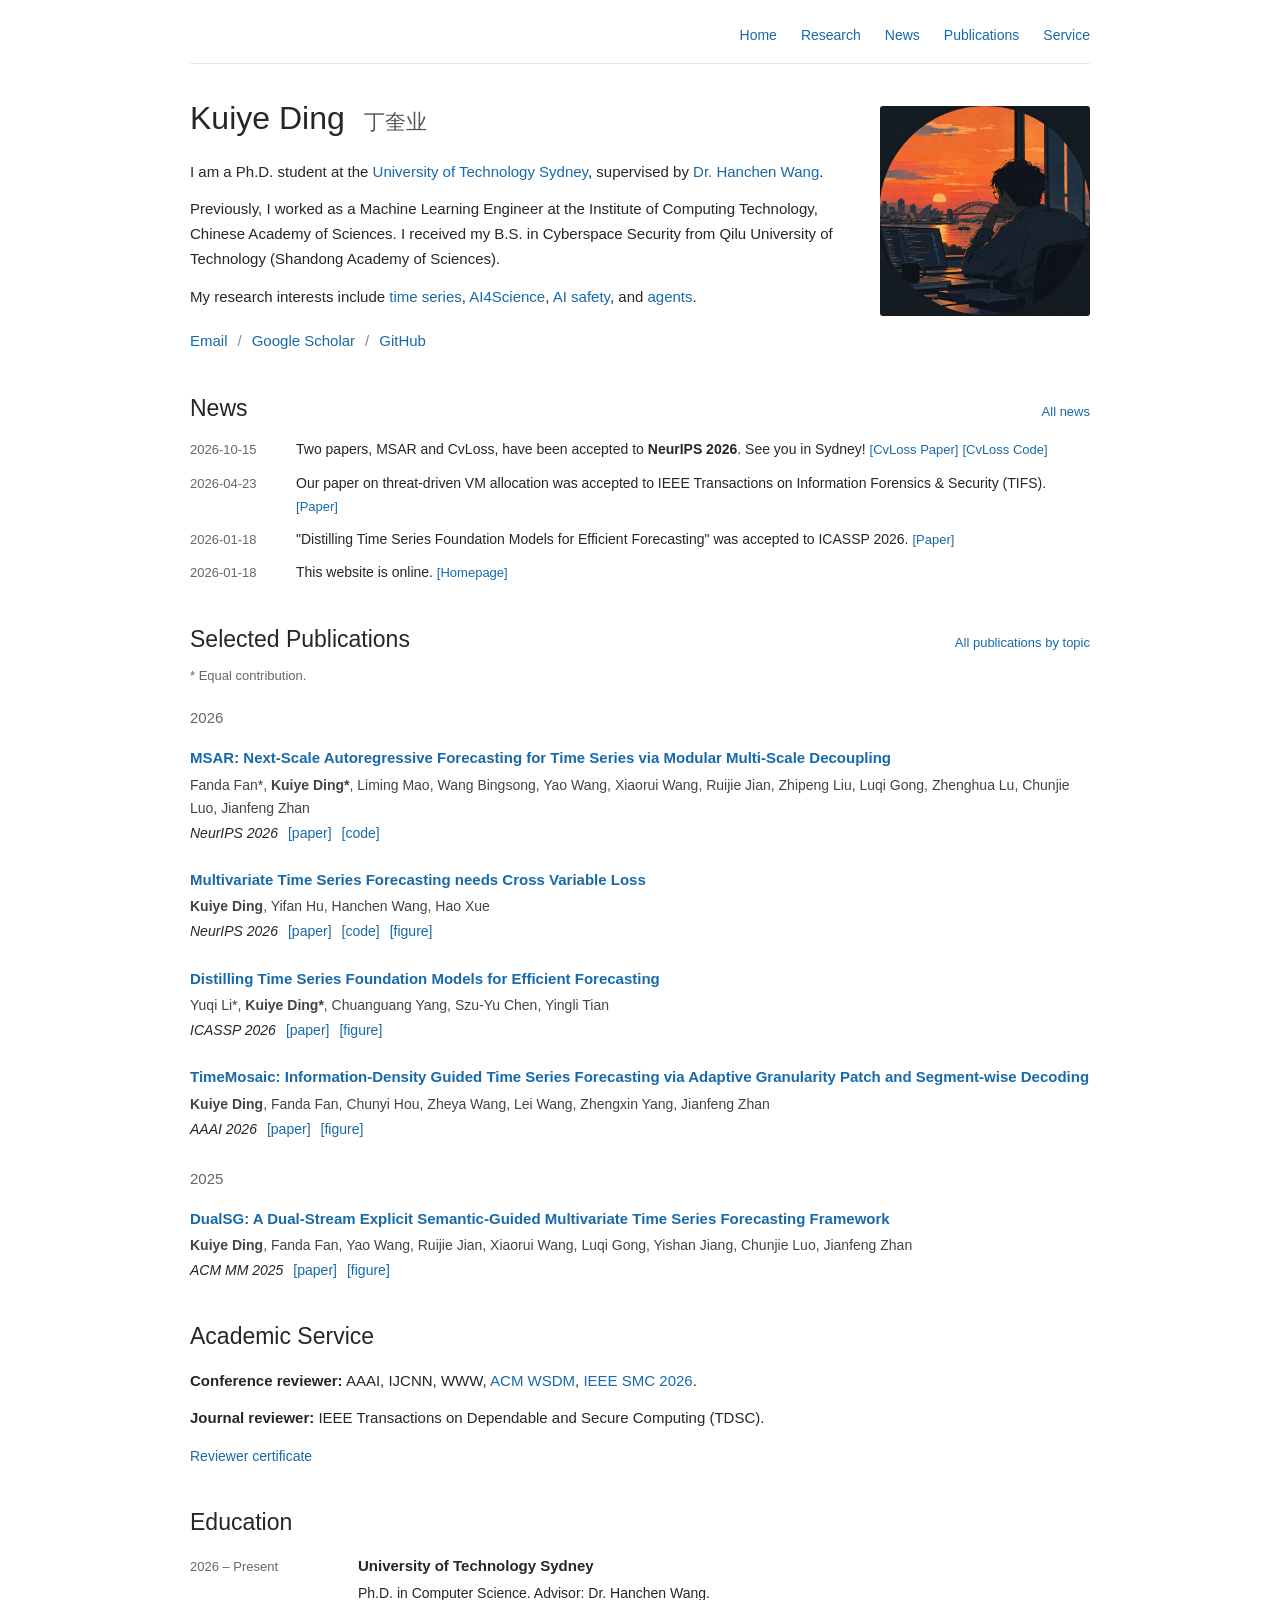
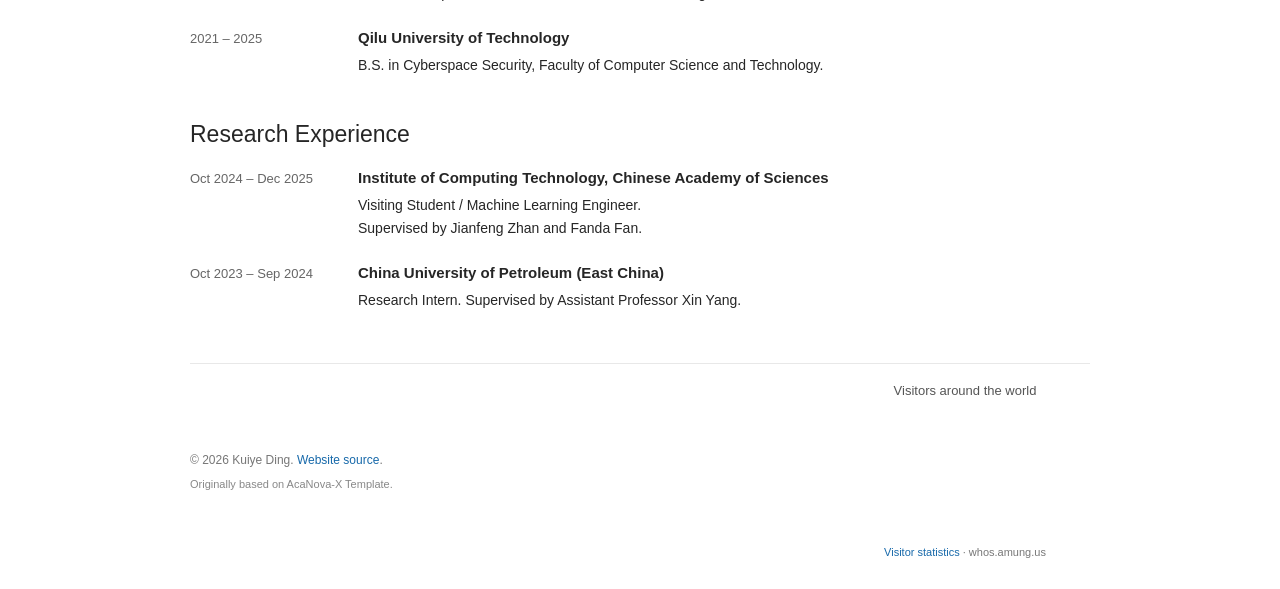
<file: index.html>
<!DOCTYPE html>
<html lang="en">
<head>
    <meta charset="UTF-8">
    <meta name="viewport" content="width=device-width, initial-scale=1.0">
    <meta name="description" content="Kuiye Ding, Ph.D. student at the University of Technology Sydney. Research in time series, AI4Science, AI safety, and agents.">
    <title>Kuiye Ding</title>
    <link rel="stylesheet" href="homepage.css?v=20261108-certificates">
    <script src="script.js?v=20261015-academic" defer></script>
</head>
<body class="homepage">
    <header class="top-nav site-header">
        <nav class="site-navigation" aria-label="Main navigation">
            <a href="#homepage">Home</a>
            <a href="pages/research.html">Research</a>
            <a href="#latest-news">News</a>
            <a href="#publications">Publications</a>
            <a href="#services">Service</a>
        </nav>
    </header>
    <main class="site-main">
        <section id="homepage" class="introduction" aria-labelledby="name">
            <div class="biography">
                <h1 id="name">Kuiye Ding <span lang="zh-CN">丁奎业</span></h1>
                <p>I am a Ph.D. student at the <a href="https://www.uts.edu.au/">University of Technology Sydney</a>, supervised by <a href="https://profiles.uts.edu.au/Hanchen.Wang">Dr. Hanchen Wang</a>.</p>
                <p>Previously, I worked as a Machine Learning Engineer at the Institute of Computing Technology, Chinese Academy of Sciences. I received my B.S. in Cyberspace Security from Qilu University of Technology (Shandong Academy of Sciences).</p>
                <p>My research interests include <a href="pages/research.html#time-series">time series</a>, <a href="pages/research.html#ai4science">AI4Science</a>, <a href="pages/research.html#ai-safety">AI safety</a>, and <a href="pages/research.html#agent">agents</a>.</p>
                <p id="contact" class="profile-links"><a href="mailto:kuiyeding@gmail.com">Email</a><span>/</span><a href="https://scholar.google.com/citations?user=OL19JdwAAAAJ&hl=en">Google Scholar</a><span>/</span><a href="https://github.com/Day333">GitHub</a></p>
            </div>
            <img class="site-avatar" src="assets/profile.png?v=e8d61a501277" id="profile-img" alt="Kuiye Ding's avatar, overlooking Sydney Harbour" width="210" height="210">
        </section>

        <section id="latest-news">
            <div class="section-heading"><h2>News</h2><a href="pages/all-news.html">All news</a></div>
            <div id="news-container" class="news-list"></div>
        </section>

        <section id="publications">
            <div class="section-heading"><h2>Selected Publications</h2><a href="pages/research.html">All publications by topic</a></div>
            <p class="section-note">* Equal contribution.</p>
            <div class="publications-list"></div>
        </section>

        <section id="services">
            <h2>Academic Service</h2>
            <p><strong>Conference reviewer:</strong> AAAI, IJCNN, WWW, <a href="https://www.sigweb.org/wsdm/">ACM WSDM</a>, <a href="https://www.ieeesmc2026.org/">IEEE SMC 2026</a>.</p>
            <p><strong>Journal reviewer:</strong> IEEE Transactions on Dependable and Secure Computing (TDSC).</p>
            <p id="reviewer-certificate" class="service-certificate"><a href="pages/reviewer-certificates.html">Reviewer certificate</a></p>
        </section>

        <section id="educations">
            <h2>Education</h2>
            <div class="background-list">
                <article class="background-entry"><p class="background-date">2026 – Present</p><div><h3>University of Technology Sydney</h3><p>Ph.D. in Computer Science. Advisor: Dr. Hanchen Wang.</p></div></article>
                <article class="background-entry"><p class="background-date">2021 – 2025</p><div><h3>Qilu University of Technology</h3><p>B.S. in Cyberspace Security, Faculty of Computer Science and Technology.</p></div></article>
            </div>
        </section>

        <section id="experiences">
            <h2>Research Experience</h2>
            <div class="background-list">
                <article class="background-entry"><p class="background-date">Oct 2024 – Dec 2025</p><div><h3>Institute of Computing Technology, Chinese Academy of Sciences</h3><p>Visiting Student / Machine Learning Engineer.<br>Supervised by Jianfeng Zhan and Fanda Fan.</p></div></article>
                <article class="background-entry"><p class="background-date">Oct 2023 – Sep 2024</p><div><h3>China University of Petroleum (East China)</h3><p>Research Intern. Supervised by Assistant Professor Xin Yang.</p></div></article>
            </div>
        </section>
    </main>
    <footer class="site-footer homepage-footer">
        <div class="footer-info">
            <p>© 2026 Kuiye Ding. <a href="https://github.com/Day333/homepage">Website source</a>.</p>
            <p class="template-credit">Originally based on AcaNova-X Template.</p>
        </div>
        <section class="visitor-map" aria-labelledby="visitor-map-title">
            <h2 id="visitor-map-title">Visitors around the world</h2>
            <div class="visitor-map-widget">
                <script id="_wau977">
                    var _wau = _wau || [];
                    _wau.push(["map", "2c7bohuaex", "977", "250", "125", "dashmap", "default-blue"]);
                </script>
                <script async src="https://waust.at/m.js"></script>
            </div>
            <p class="visitor-map-credit"><a href="https://whos.amung.us/stats/2c7bohuaex/" target="_blank" rel="noopener noreferrer">Visitor statistics</a> · whos.amung.us</p>
            <noscript><p>Enable JavaScript to see the live visitor map.</p></noscript>
        </section>
    </footer>
</body>
</html>
</file>
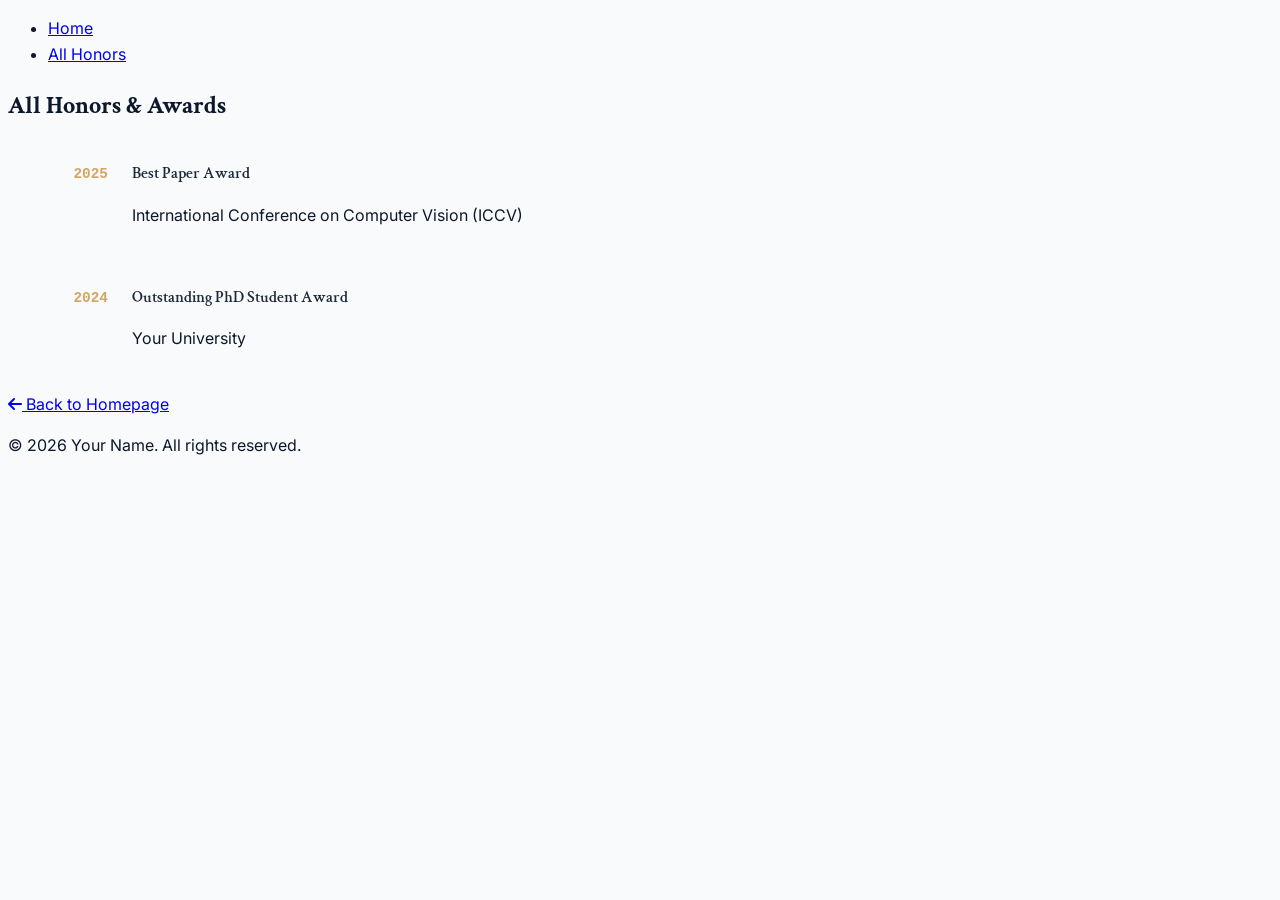
<file: pages/all-honors.html>
<!DOCTYPE html>
<html lang="en">
<head>
    <meta charset="UTF-8">
    <meta name="viewport" content="width=device-width, initial-scale=1.0">
    <title>All Honors & Awards - Your Name</title>
    <link rel="stylesheet" href="../styles.css">
    <link rel="stylesheet" href="https://cdnjs.cloudflare.com/ajax/libs/font-awesome/6.4.0/css/all.min.css">
</head>
<body>
    <!-- Top Navigation - Shared Banner -->
    <nav class="top-nav">
        <ul class="nav-links">
            <li><a href="../index.html">Home</a></li>
            <li><a href="#" class="active">All Honors</a></li>
        </ul>
    </nav>

    <!-- Content Container -->
    <div class="content-container">
        <!-- Main Content -->
        <div class="main-wrapper">
            <main class="main-content">
                <section id="all-honors" class="section">
                    <h2 class="section-title">All Honors & Awards</h2>
                    <div class="content-block">
                        <div id="all-honors-container" class="honors-list">
                            <!-- Honors items will be dynamically loaded here from honors.json -->
                        </div>
                        <div class="view-all-container">
                            <a href="../index.html" class="view-all-btn"><i class="fas fa-arrow-left"></i> Back to Homepage</a>
                        </div>
                    </div>
                </section>
            </main>
        </div>
    </div>

    <footer>
        <p>&copy; <span id="current-year"></span> Your Name. All rights reserved.</p>
    </footer>

    <script>
        // Update copyright year
        document.getElementById('current-year').textContent = new Date().getFullYear();
    </script>
    <script src="../script.js"></script>
</body>
</html>
</file>
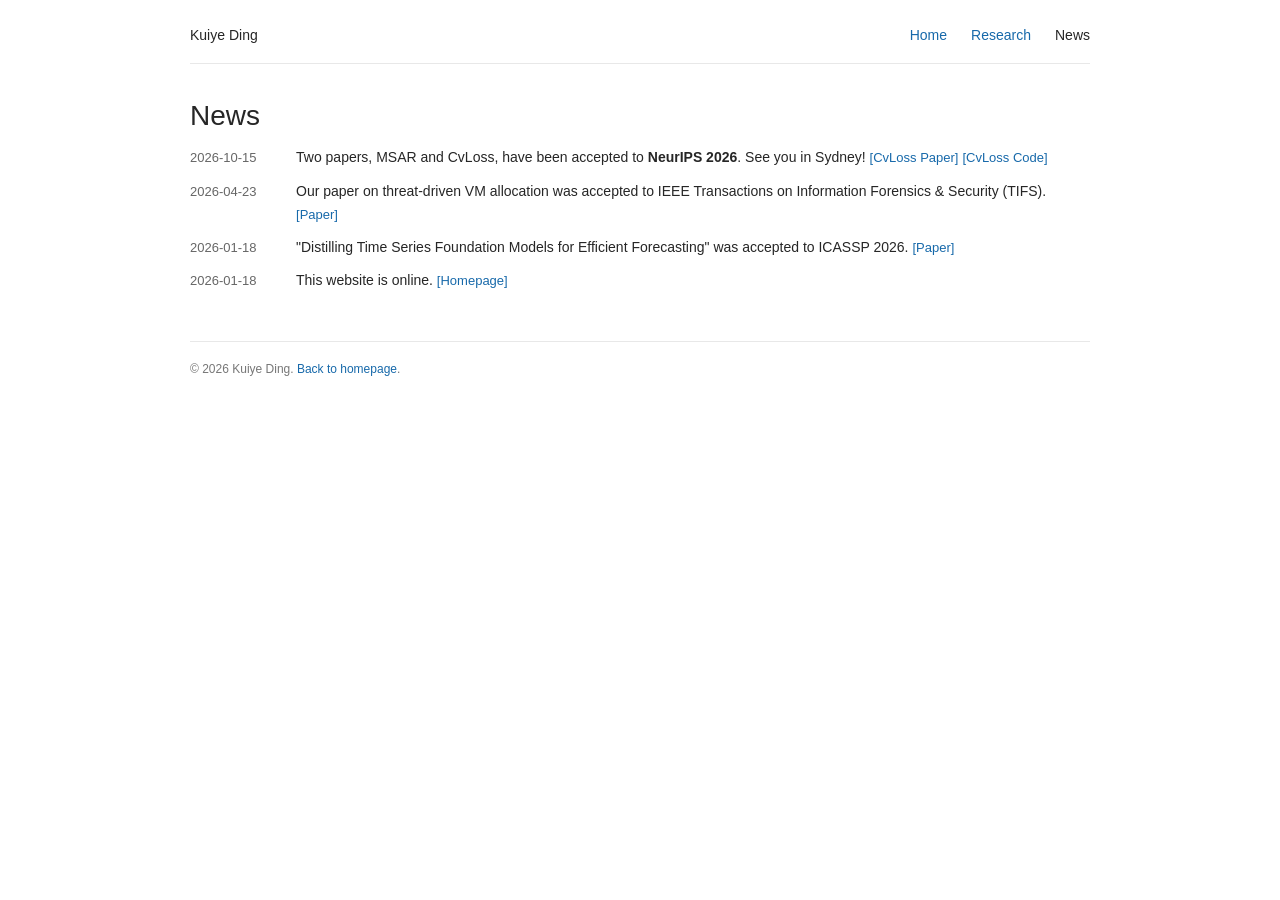
<file: pages/all-news.html>
<!DOCTYPE html>
<html lang="en">
<head>
    <meta charset="UTF-8">
    <meta name="viewport" content="width=device-width, initial-scale=1.0">
    <title>News - Kuiye Ding</title>
    <link rel="stylesheet" href="../homepage.css?v=20261015-academic">
    <script src="../script.js?v=20261015-academic" defer></script>
</head>
<body>
    <header class="top-nav site-header"><nav class="site-navigation" aria-label="Main navigation"><a class="page-home-link" href="../index.html">Kuiye Ding</a><a href="../index.html">Home</a><a href="research.html">Research</a><a href="all-news.html" aria-current="page">News</a></nav></header>
    <main class="site-main"><section id="all-news"><h1 class="page-title">News</h1><div id="all-news-container" class="news-list"></div></section></main>
    <footer class="site-footer"><p>© 2026 Kuiye Ding. <a href="../index.html">Back to homepage</a>.</p></footer>
</body>
</html>
</file>
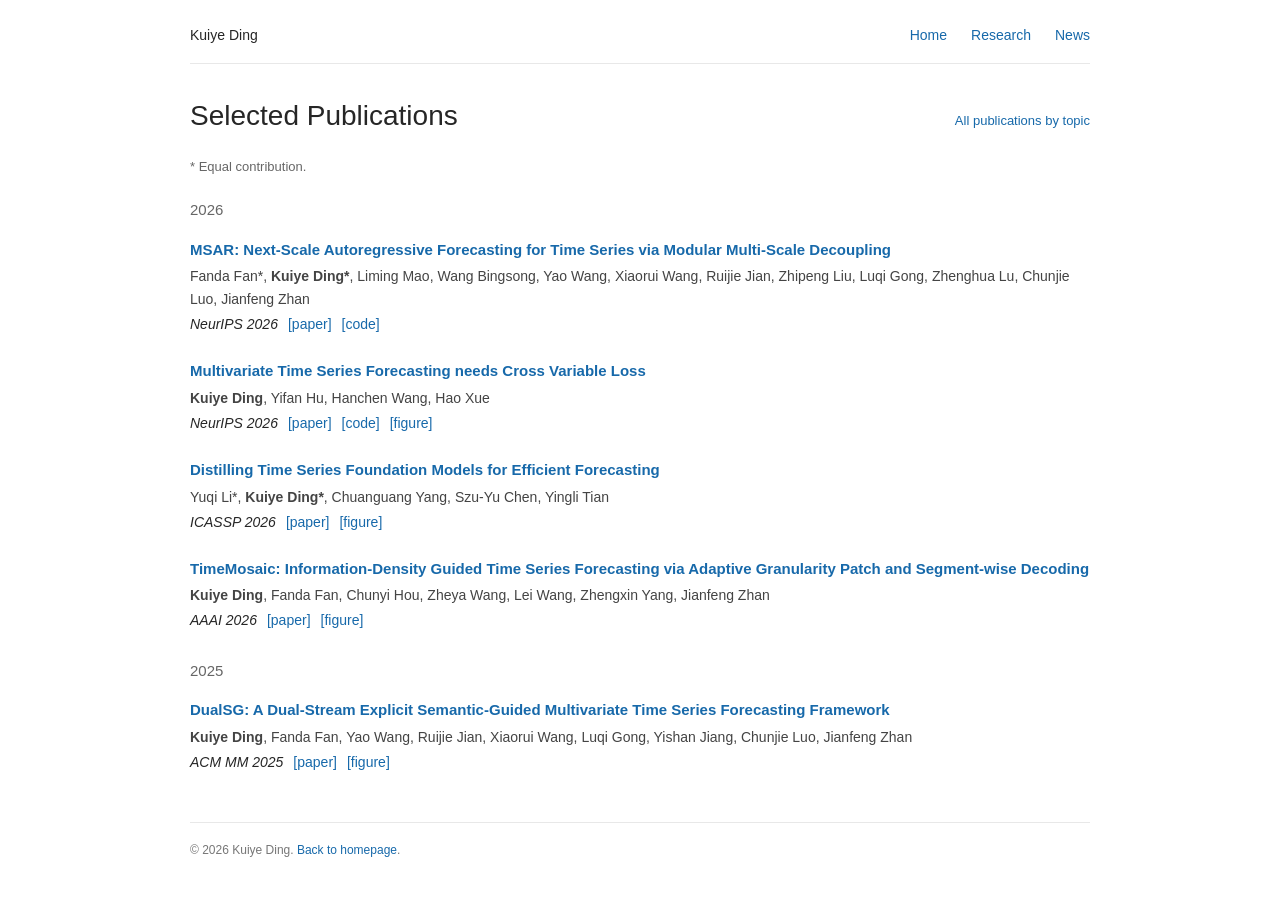
<file: pages/all-publications.html>
<!DOCTYPE html>
<html lang="en">
<head>
    <meta charset="UTF-8">
    <meta name="viewport" content="width=device-width, initial-scale=1.0">
    <title>Selected Publications - Kuiye Ding</title>
    <link rel="stylesheet" href="../homepage.css?v=20261015-academic">
    <script src="../script.js?v=20261015-academic" defer></script>
</head>
<body>
    <header class="top-nav site-header"><nav class="site-navigation" aria-label="Main navigation"><a class="page-home-link" href="../index.html">Kuiye Ding</a><a href="../index.html">Home</a><a href="research.html">Research</a><a href="all-news.html">News</a></nav></header>
    <main class="site-main"><section id="all-publications">
        <div class="section-heading"><h1 class="page-title">Selected Publications</h1><a href="research.html">All publications by topic</a></div>
        <p class="section-note">* Equal contribution.</p>
        <div class="publications-list"></div>
    </section></main>
    <footer class="site-footer"><p>© 2026 Kuiye Ding. <a href="../index.html">Back to homepage</a>.</p></footer>
</body>
</html>
</file>
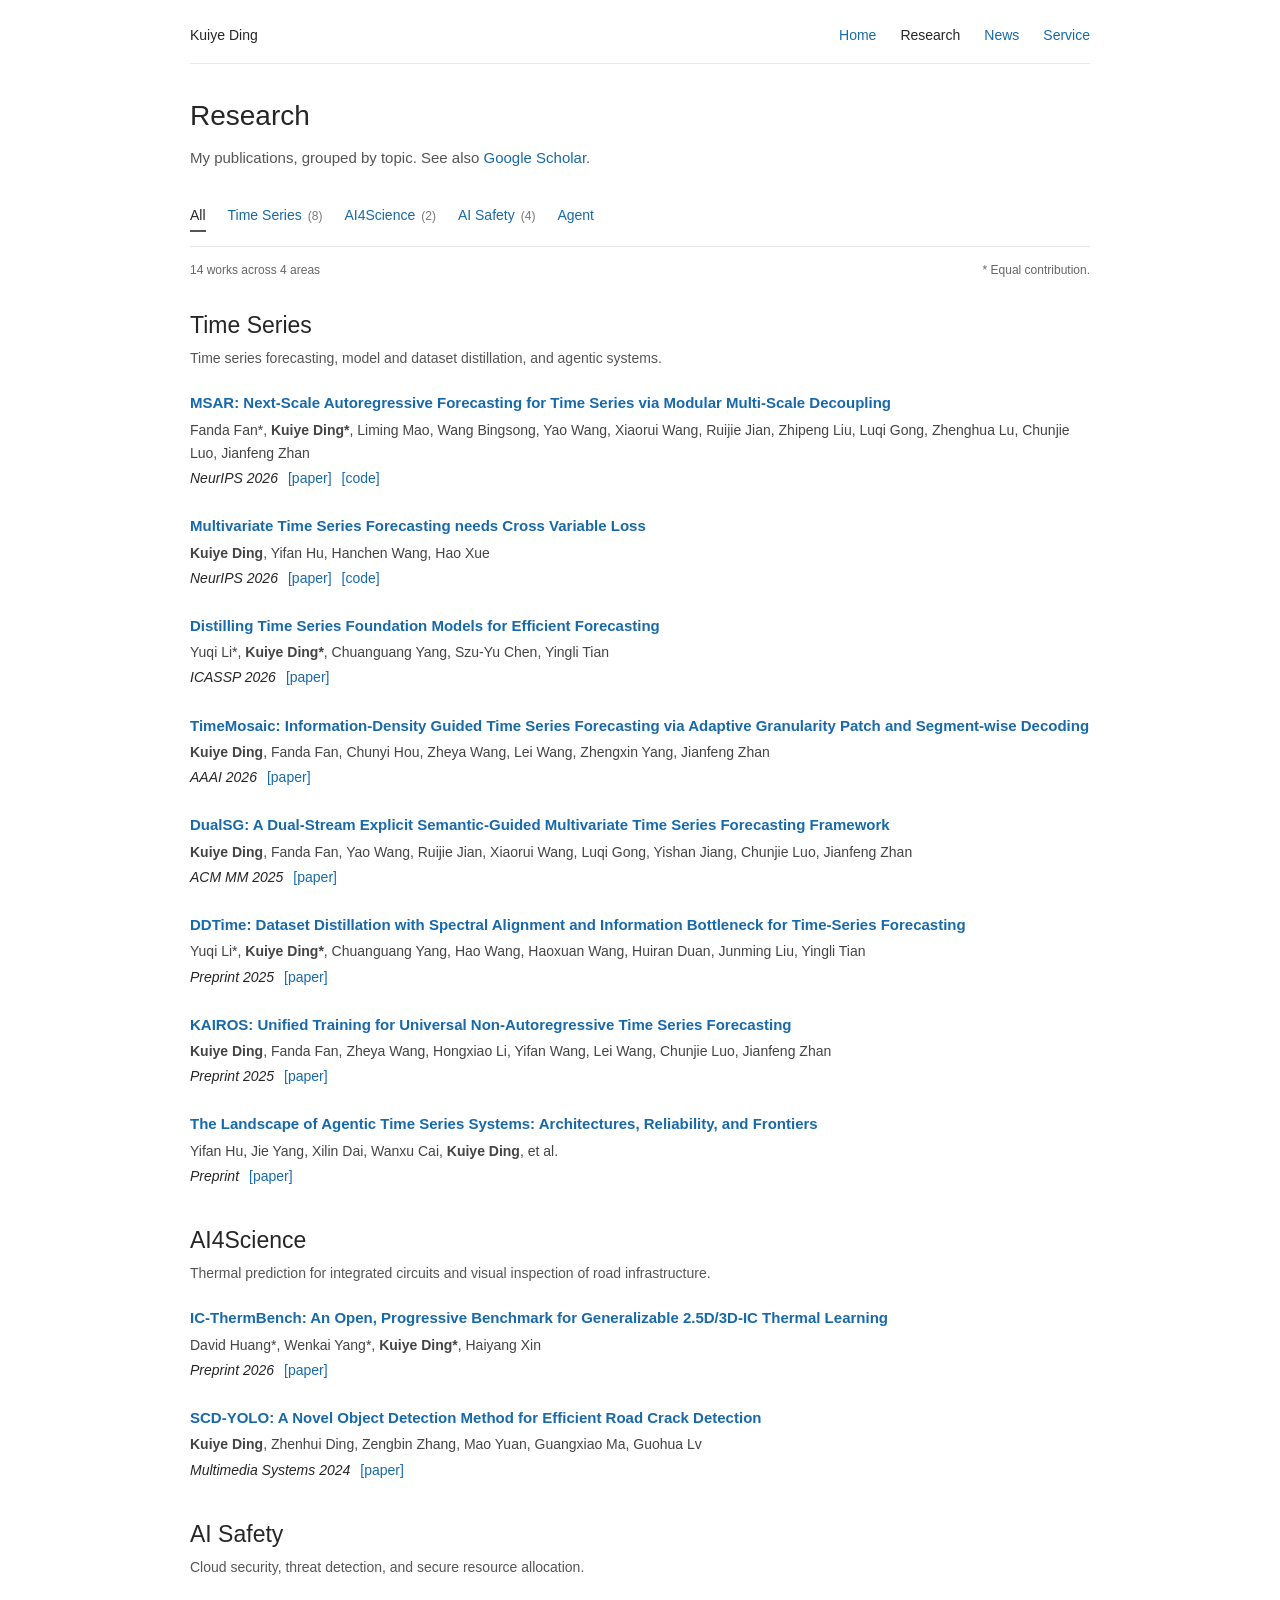
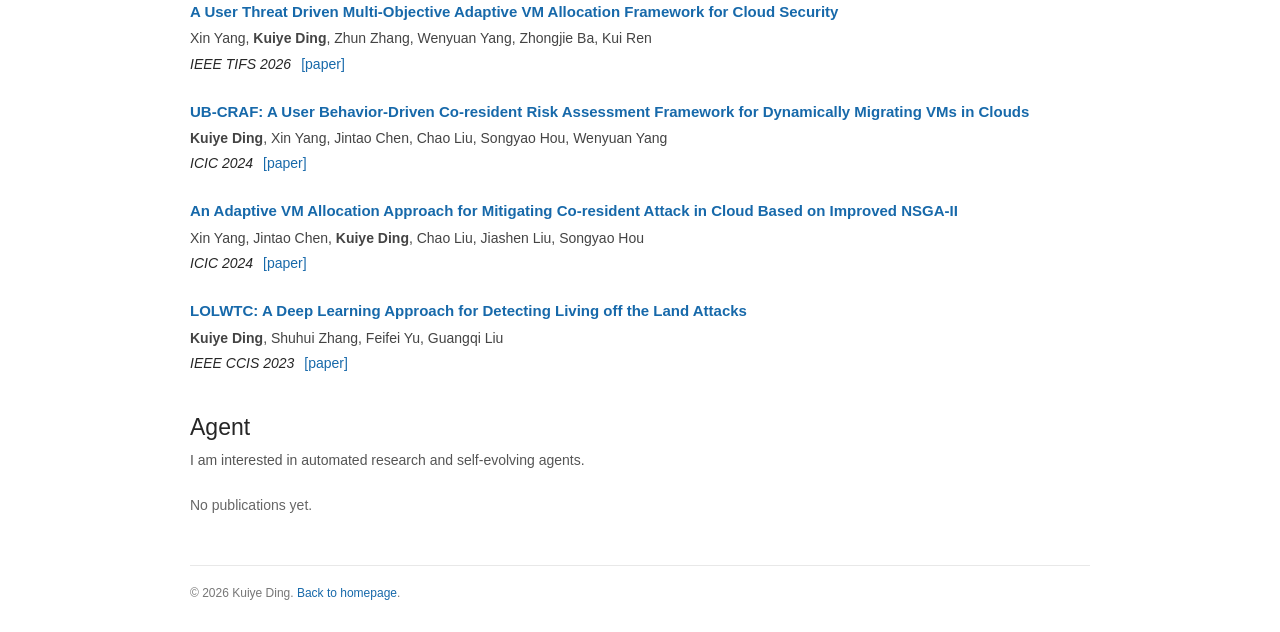
<file: pages/research.html>
<!DOCTYPE html>
<html lang="en">
<head>
    <meta charset="UTF-8">
    <meta name="viewport" content="width=device-width, initial-scale=1.0">
    <meta name="description" content="Kuiye Ding's publications in time series, AI4Science, AI safety, and agents.">
    <title>Research - Kuiye Ding</title>
    <link rel="stylesheet" href="../homepage.css?v=20261015-academic">
    <link rel="stylesheet" href="../research.css?v=20261015-academic">
    <script src="../research.js?v=20261015-academic" defer></script>
</head>
<body class="research-page">
    <header class="site-header">
        <nav class="site-navigation" aria-label="Main navigation">
            <a class="page-home-link" href="../index.html">Kuiye Ding</a>
            <a href="../index.html">Home</a>
            <a href="research.html" aria-current="page">Research</a>
            <a href="../index.html#latest-news">News</a>
            <a href="../index.html#services">Service</a>
        </nav>
    </header>
    <main class="site-main">
        <h1 class="page-title">Research</h1>
        <p class="page-intro">My publications, grouped by topic. See also <a href="https://scholar.google.com/citations?user=OL19JdwAAAAJ&hl=en" target="_blank" rel="noopener noreferrer">Google Scholar</a>.</p>
        <nav class="research-browser" aria-label="Filter publications by topic">
            <button class="research-all-button" type="button" data-filter="all" aria-pressed="true" aria-controls="research-content">All</button>
            <div id="research-area-filters" class="research-area-filters"></div>
        </nav>
        <div class="research-results-heading">
            <p id="research-results-summary" role="status" aria-live="polite">Loading publications…</p>
            <p>* Equal contribution.</p>
        </div>
        <div id="research-content" aria-busy="true">
            <noscript><p>My publications are also listed on <a href="https://scholar.google.com/citations?user=OL19JdwAAAAJ&hl=en">Google Scholar</a>.</p></noscript>
        </div>
    </main>
    <footer class="site-footer"><p>© 2026 Kuiye Ding. <a href="../index.html">Back to homepage</a>.</p></footer>
</body>
</html>
</file>
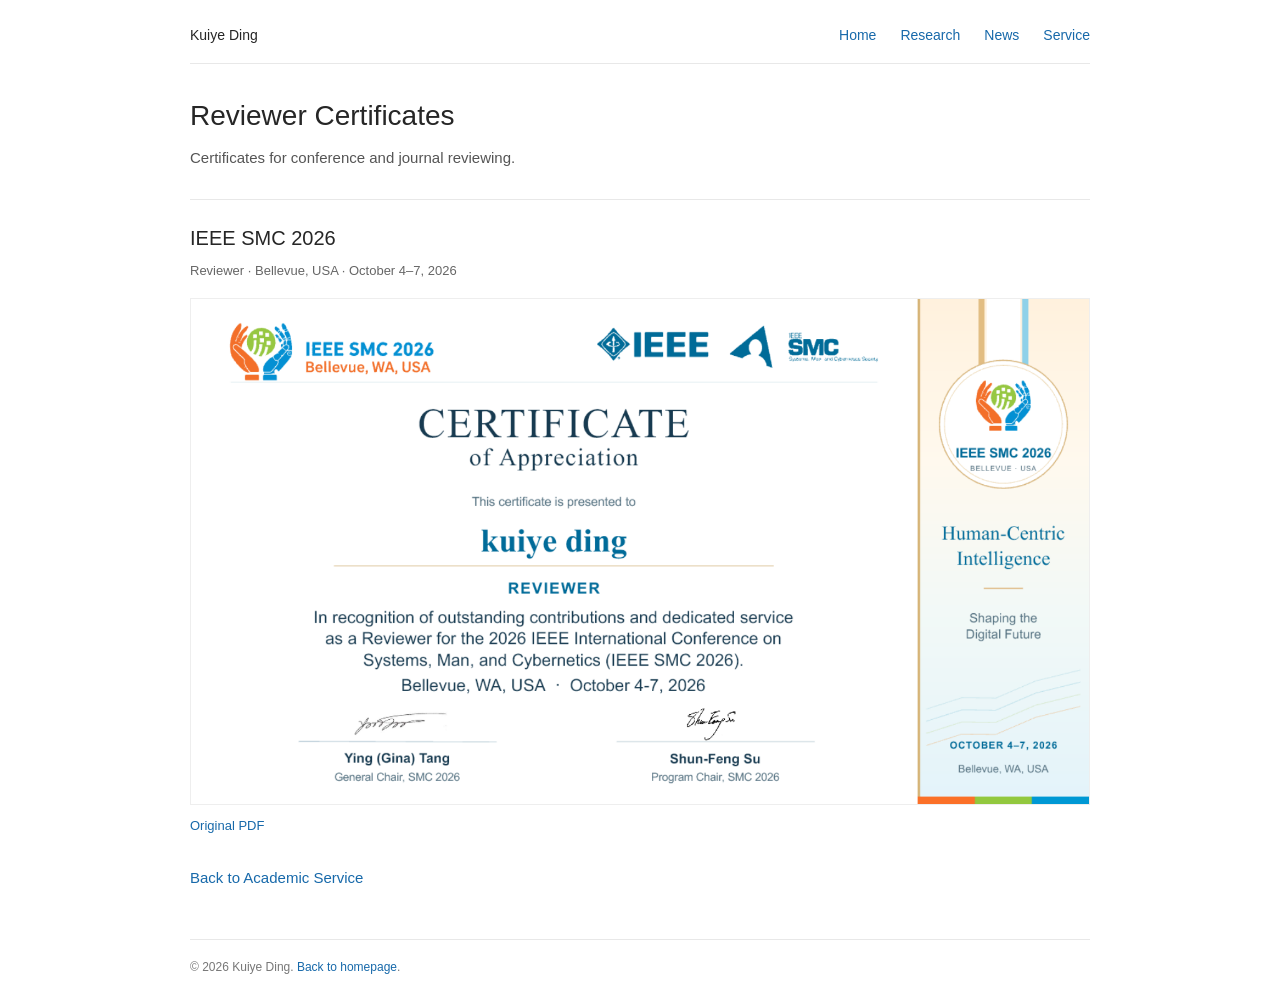
<file: pages/reviewer-certificates.html>
<!DOCTYPE html>
<html lang="en">
<head>
    <meta charset="UTF-8">
    <meta name="viewport" content="width=device-width, initial-scale=1.0">
    <meta name="description" content="Kuiye Ding's certificates for conference and journal reviewing.">
    <title>Reviewer Certificates - Kuiye Ding</title>
    <link rel="stylesheet" href="../homepage.css?v=20261108-certificates">
</head>
<body>
    <header class="site-header">
        <nav class="site-navigation" aria-label="Main navigation">
            <a class="page-home-link" href="../index.html">Kuiye Ding</a>
            <a href="../index.html">Home</a>
            <a href="research.html">Research</a>
            <a href="../index.html#latest-news">News</a>
            <a href="../index.html#services">Service</a>
        </nav>
    </header>
    <main class="site-main">
        <h1 class="page-title">Reviewer Certificates</h1>
        <p class="page-intro">Certificates for conference and journal reviewing.</p>
        <div class="certificate-gallery">
            <article class="certificate-entry" aria-labelledby="ieee-smc-2026-title">
                <h2 id="ieee-smc-2026-title">IEEE SMC 2026</h2>
                <p class="certificate-meta">Reviewer · Bellevue, USA · October 4–7, 2026</p>
                <figure class="certificate-figure">
                    <img src="../assets/certificates/ieee-smc-2026-reviewer.png" alt="IEEE SMC 2026 Certificate of Appreciation for Kuiye Ding's service as a reviewer" width="1440" height="810">
                    <figcaption><a href="../assets/certificates/ieee-smc-2026-reviewer.pdf" target="_blank" rel="noopener noreferrer">Original PDF</a></figcaption>
                </figure>
            </article>
        </div>
        <a class="back-link" href="../index.html#services">Back to Academic Service</a>
    </main>
    <footer class="site-footer"><p>© 2026 Kuiye Ding. <a href="../index.html">Back to homepage</a>.</p></footer>
</body>
</html>
</file>
<file: homepage.css>
:root { color-scheme: light; }
* { box-sizing: border-box; }
html { scroll-behavior: smooth; }
body { margin: 0; background: #fff; color: #262626; font: 15px/1.65 Arial, Helvetica, sans-serif; }
a { color: #1769aa; text-decoration: none; }
a:hover { text-decoration: underline; text-underline-offset: 3px; }
a:focus-visible, button:focus-visible, summary:focus-visible { outline: 2px solid #1769aa; outline-offset: 4px; }
button { font: inherit; }
h1, h2, h3, p { margin-top: 0; }
h1 { font-size: 32px; line-height: 1.3; font-weight: 500; }
h2 { font-size: 23px; line-height: 1.4; font-weight: 500; margin-bottom: 16px; }
h3 { font-size: 15px; font-weight: 600; }
p { margin-bottom: 13px; }
strong { font-weight: 600; }
section[id] { scroll-margin-top: 24px; }
[hidden], .hidden { display: none !important; }
.site-header, .site-main, .site-footer { width: min(900px, calc(100% - 48px)); margin-left: auto; margin-right: auto; }
.site-header { padding: 24px 0 16px; border-bottom: 1px solid #e8e8e8; }
.site-navigation { display: flex; justify-content: flex-end; flex-wrap: wrap; gap: 10px 24px; font-size: 14px; }
.site-navigation .page-home-link { margin-right: auto; color: #262626; }
.site-navigation [aria-current="page"] { color: #262626; }
.site-main { padding-top: 34px; }
.site-main > section + section { margin-top: 38px; }
.introduction { display: grid; grid-template-columns: minmax(0, 1fr) 210px; gap: 42px; align-items: start; }
.biography h1 { margin-bottom: 20px; }
.biography h1 span { font-size: 21px; font-weight: 400; margin-left: 10px; color: #555; white-space: nowrap; }
.site-avatar { display: block; width: 210px; height: 210px; object-fit: cover; margin-top: 8px; border-radius: 3px; }
.profile-links { display: flex; flex-wrap: wrap; gap: 10px; margin: 20px 0 0; }
.profile-links span { color: #888; }
.section-heading { display: flex; align-items: baseline; justify-content: space-between; gap: 12px 24px; flex-wrap: wrap; margin-bottom: 14px; }
.section-heading h2 { margin-bottom: 0; }
.section-heading > a { font-size: 13px; }
.section-note { color: #666; font-size: 13px; margin: -4px 0 20px; }
.news-list { display: grid; gap: 10px; }
.news-item { display: grid; grid-template-columns: 92px minmax(0, 1fr); gap: 14px; font-size: 14px; }
.news-date { color: #666; white-space: nowrap; font-size: 13px; line-height: 1.8; font-variant-numeric: tabular-nums; }
.news-content a { white-space: nowrap; font-size: 13px; }
.news-content a::before { content: '['; }
.news-content a::after { content: ']'; }
.pub-year-group + .pub-year-group { margin-top: 26px; }
.pub-year-header { color: #666; font-size: 15px; font-weight: 400; margin: 0 0 16px; }
.pub-list-ul { list-style: none; margin: 0; padding: 0; }
.pub-list-item { margin-bottom: 24px; }
.pub-list-item:last-child { margin-bottom: 0; }
.pub-line-1 { line-height: 1.5; font-size: 15px; font-weight: 600; margin-bottom: 4px; }
.pub-line-2 { line-height: 1.65; font-size: 14px; color: #444; }
.pub-line-3 { font-size: 14px; margin-top: 2px; display: flex; align-items: baseline; flex-wrap: wrap; gap: 2px 10px; }
.pub-venue-name { font-style: italic; }
.pub-resource-links { display: inline-flex; flex-wrap: wrap; gap: 10px; }
.pub-link-btn { display: inline; border: 0; background: none; padding: 0; color: #1769aa; font: inherit; cursor: pointer; }
.pub-link-btn::before { content: '['; }
.pub-link-btn::after { content: ']'; }
.pub-link-btn:hover { text-decoration: underline; }
.pub-thumbnail-box { margin-top: 14px; }
.pub-thumbnail-box img { display: block; width: auto; max-width: 100%; max-height: 480px; object-fit: contain; }
.service-certificate { font-size: 14px; margin-top: 14px; }
.certificate-gallery { display: grid; gap: 32px; margin-top: 28px; }
.certificate-entry { border-top: 1px solid #e8e8e8; padding-top: 24px; }
.certificate-entry h2 { font-size: 20px; margin-bottom: 8px; }
.certificate-meta { color: #666; font-size: 13px; margin-bottom: 16px; }
.certificate-figure { margin: 0; }
.certificate-figure img { display: block; width: 100%; height: auto; border: 1px solid #eee; }
.certificate-figure figcaption { font-size: 13px; margin-top: 10px; }
.background-list { display: grid; gap: 18px; }
.background-entry { display: grid; grid-template-columns: 150px minmax(0, 1fr); gap: 18px; }
.background-entry h3, .background-entry p { margin-bottom: 3px; }
.background-entry p { font-size: 14px; }
.background-date { color: #666; font-size: 13px !important; padding-top: 2px; }
.site-footer { margin-top: 48px; padding: 18px 0 24px; border-top: 1px solid #e8e8e8; color: #777; font-size: 12px; }
.site-footer p { margin-bottom: 4px; }
.template-credit { font-size: 11px; color: #888; }
.homepage-footer { display: flex; justify-content: space-between; align-items: center; flex-wrap: wrap; gap: 24px 40px; }
.footer-info { flex: 1 1 220px; }
.visitor-map { width: 250px; max-width: 100%; text-align: center; }
.visitor-map h2 { margin-bottom: 10px; color: #555; font-size: 13px; font-weight: 400; }
.visitor-map-widget { min-height: 125px; }
.visitor-map-widget > span { position: relative; display: block !important; margin: 0 !important; text-align: left; }
.visitor-map-credit { margin-top: 8px; font-size: 11px; }
.page-title { font-size: 28px; margin-bottom: 12px; }
.page-intro { color: #555; }
.back-link { display: inline-block; margin-top: 30px; }
@media (max-width: 660px) {
    body { font-size: 14px; }
    .site-header, .site-main, .site-footer { width: calc(100% - 36px); }
    .site-header { padding-top: 18px; }
    .site-navigation { justify-content: flex-start; gap: 8px 18px; font-size: 13px; }
    .site-main { padding-top: 26px; }
    .introduction { grid-template-columns: minmax(0, 1fr) 112px; gap: 20px; }
    .biography { display: contents; }
    .biography h1 { grid-column: 1; grid-row: 1; align-self: center; font-size: 28px; margin-bottom: 0; }
    .biography h1 span { display: block; font-size: 19px; margin: 6px 0 0; }
    .site-avatar { grid-column: 2; grid-row: 1; width: 112px; height: 112px; margin-top: 0; }
    .biography > p { grid-column: 1 / -1; margin-bottom: 0; }
    .profile-links { margin-top: 0; }
    .site-main > section + section { margin-top: 32px; }
    h2 { font-size: 22px; }
    .news-item { grid-template-columns: 82px minmax(0, 1fr); gap: 10px; }
    .news-date { font-size: 12px; }
    .section-heading > a { font-size: 12px; }
    .background-entry { grid-template-columns: 1fr; gap: 2px; }
    .homepage-footer { flex-direction: column-reverse; align-items: center; text-align: center; }
    .footer-info { flex: 0 1 auto; }
}
@media (prefers-reduced-motion: reduce) { html { scroll-behavior: auto; } }
</file>
<file: styles.css>
@import url('https://fonts.googleapis.com/css2?family=Crimson+Text:ital,wght@0,400;0,600;0,700;1,400&family=Inter:wght@300;400;500;600;700&family=Kalam:wght@300;400;700&display=swap');

/* Base Styles */
body {
    font-family: 'Inter', sans-serif;
    color: #0f172a; /* slate-900 */
    background-color: #f8fafc; /* slate-50 */
    line-height: 1.6;
}

/* Typography Overrides */
h1, h2, h3, h4, h5, h6 {
    font-family: 'Crimson Text', serif;
}

.font-serif {
    font-family: 'Crimson Text', serif;
}

.font-sans {
    font-family: 'Inter', sans-serif;
}

/* Glassmorphism Navigation */
.glass {
    background: rgba(255, 255, 255, 0.85);
    backdrop-filter: blur(12px);
    -webkit-backdrop-filter: blur(12px);
    border-bottom: 1px solid rgba(255, 255, 255, 0.3);
    box-shadow: 0 4px 30px rgba(0, 0, 0, 0.03);
}

.nav-item {
    position: relative;
    font-weight: 500;
    color: #475569; /* slate-600 */
    transition: color 0.2s;
}

.nav-item:hover {
    color: #1e293b; /* slate-800 */
}

.nav-item::after {
    content: '';
    position: absolute;
    width: 0;
    height: 2px;
    bottom: -4px;
    left: 0;
    background-color: #d4a562; /* accent */
    transition: width 0.3s ease;
}

.nav-item:hover::after {
    width: 100%;
}

/* Hero Section */
.profile-image-container {
    position: relative;
    z-index: 10;
}

/* Section Styling */
section {
    position: relative;
}

.section-header h2 {
    position: relative;
    display: inline-block;
}

.section-header h2::after {
    content: '';
    position: absolute;
    bottom: 2px;
    left: 0;
    width: 40%;
    height: 3px;
    background-color: rgba(212, 165, 98, 0.3); /* accent with opacity */
    z-index: -1;
}

/* Main Layout Grid */
.grid-layout {
    display: grid;
    grid-template-columns: 1fr;
    gap: 2rem;
}

@media (min-width: 1024px) {
    .grid-layout {
        grid-template-columns: 320px 1fr;
        gap: 4rem;
        align-items: start;
    }
}

/* Cards */
.news-card, .research-card, .contact-card {
    transition: all 0.3s ease;
}

.news-card:hover, .research-card:hover, .contact-card:hover {
    transform: translateY(-2px);
    box-shadow: 0 10px 15px -3px rgba(0, 0, 0, 0.1), 0 4px 6px -2px rgba(0, 0, 0, 0.05);
    border-color: #cbd5e1; /* slate-300 */
}

/* Scrollbar */
::-webkit-scrollbar {
    width: 8px;
}

::-webkit-scrollbar-track {
    background: #f1f5f9;
}

::-webkit-scrollbar-thumb {
    background: #cbd5e1;
    border-radius: 4px;
}

::-webkit-scrollbar-thumb:hover {
    background: #94a3b8;
}

/* Utility */
.text-accent {
    color: #d4a562;
}

.bg-accent {
    background-color: #d4a562;
}

.border-accent {
    border-color: #d4a562;
}

.hover\:text-accent:hover {
    color: #d4a562;
}

/* Research Highlights (Accordion/Details Style if needed, but using clean list for now) */
details summary {
    cursor: pointer;
    transition: all 0.2s cubic-bezier(0.4, 0, 0.2, 1);
    text-align: justify;
}

/* New Publication List Styles */
.pub-year-group {
    margin-bottom: 2rem;
}

.pub-year-header {
    font-family: 'Inter', sans-serif; /* Wider than Crimson Text */
    font-size: 1.35rem; /* Slightly larger */
    font-weight: 700;
    font-style: italic;
    letter-spacing: 0.05em; /* Add spacing for wider look */
    color: #1e293b;
    margin-bottom: 1rem;
    border-bottom: 2px solid #e2e8f0;
    padding-bottom: 0.25rem;
    display: inline-block;
}

.pub-list-ul {
    list-style-type: disc;
    padding-left: 1.5rem;
}

.pub-list-item {
    margin-bottom: 1.25rem;
    line-height: 1.5;
}

.pub-line-1 {
    font-size: 1rem;
    margin-bottom: 0.1rem;
}

.pub-venue-tag {
    font-weight: 700;
    margin-right: 0.5rem;
}

.pub-title-text {
    font-weight: 600;
    color: #1e293b;
}

.pub-link-btn {
    display: inline-block;
    font-size: 0.75rem;
    padding: 0.1rem 0.5rem;
    border: 1px solid #cbd5e1;
    border-radius: 4px;
    color: #475569;
    margin-left: 0.5rem;
    text-decoration: none;
    transition: all 0.2s;
    vertical-align: middle;
    background-color: white;
}

.pub-link-btn:hover {
    border-color: #d4a562;
    color: #d4a562;
    background-color: #fffbeb;
}

.tag-arxiv {
    color: #2563eb; /* Blue for Arxiv */
}

.tag-conference {
    color: #dc2626; /* Red for Conference/Journal */
}

.pub-title-link {
    color: #1e293b;
    text-decoration: none;
    font-weight: 600;
    border-bottom: 1px solid transparent;
    transition: border-color 0.2s;
}

.pub-title-link:hover {
    color: #d4a562; /* accent */
    border-bottom-color: #d4a562;
}

.pub-line-2 {
    font-size: 0.95rem;
    color: #4b5563; /* neutral-600 */
    margin-bottom: 0.1rem;
}

.pub-line-2 strong, .pub-line-2 b {
    color: #1e293b; /* primary */
    font-weight: 600;
}

.pub-line-3 {
    font-size: 0.9rem;
    color: #64748b; /* slate-500 */
    font-style: italic;
}

/* Publication Card Typography (Legacy/Unused for now) */
.pub-title {
    font-size: 1.1rem;
    font-weight: 600;
    color: #1e293b; /* primary */
    margin-bottom: 0.5rem;
    line-height: 1.4;
}

.pub-authors {
    font-size: 0.95rem;
    color: #64748b; /* muted */
    margin-bottom: 0.5rem;
}

.pub-venue {
    font-size: 0.9rem;
    font-weight: 500;
    color: #64748b; /* muted */
    margin-bottom: 1rem;
    font-style: italic;
}

.pub-highlight {
    font-size: 0.85rem;
    color: #d97706; /* amber-600 */
    font-weight: 600;
    margin-bottom: 0.5rem;
}

/* Publication CCF Ranks and Badges */
.pub-badge-highlight {
    display: inline-block;
    background-color: #ef4444; /* Red */
    color: white;
    font-size: 0.75rem;
    font-weight: 700;
    padding: 0.1rem 0.4rem;
    border-radius: 4px;
    margin-right: 0.5rem;
    vertical-align: middle;
    line-height: 1.2;
}

.ccf-rank {
    font-weight: 700;
    margin-left: 0.3rem;
}

.ccf-a {
    color: #dc2626; /* Red-600 */
}

.ccf-b {
    color: #2563eb; /* Blue-600 */
}

.ccf-c {
    color: #16a34a; /* Green-600 */
}

.publication:hover {
    border-color: #d4a562; /* accent */
    box-shadow: 0 10px 30px -10px rgba(0,0,0,0.05);
    transform: translateY(-2px);
}

/* Venue Logo - Hidden for Text-Only Style */
.venue-logo {
    display: none;
}

/* News Item Dashed Line */
.news-item {
    display: grid;
    grid-template-columns: 80px 1fr;
    gap: 1.5rem;
    align-items: baseline;
    padding-bottom: 0.5rem;
    border-bottom: 1px dashed #e2e8f0;
}

.news-date {
    font-family: 'Kalam', cursive; /* Cleaner, wider handwriting font */
    font-weight: 400; 
    font-size: 0.9rem; 
    color: #64748b;
    white-space: nowrap;
}

.news-content {
    font-family: 'Kalam', cursive; /* Cleaner, wider handwriting font */
    font-size: 0.95rem; 
    color: #334155;
    line-height: 1.5;
}

.news-item:last-child {
    border-bottom: none;
}

/* Formal Text */
.formal-font {
    font-family: 'Times New Roman', Times, serif;
    font-size: 1.05rem;
    line-height: 1.6;
}

/* Service Section */
.service-category {
    padding-bottom: 1.5rem;
    border-bottom: 1px solid #f1f5f9;
    margin-bottom: 1.5rem;
}

.service-category:last-child {
    border-bottom: none;
    margin-bottom: 0;
    padding-bottom: 0;
}

.service-category h3 {
    font-size: 1rem; /* Match education header size */
    font-weight: 600;
    color: #1e293b;
    margin-bottom: 0.35rem;
    font-family: 'Inter', sans-serif;
}

.service-items {
    font-family: 'Inter', sans-serif;
    font-size: 0.9rem; /* Match education text size (approx) */
    color: #475569;
    line-height: 1.5;
}

/* Honors Section Styling */
.honor-item {
    display: grid;
    grid-template-columns: 100px 1fr;
    gap: 1.5rem;
    align-items: baseline;
    margin-bottom: 1.5rem;
}

.honor-year {
    font-family: 'Courier New', Courier, monospace;
    font-weight: 700;
    font-size: 0.9rem;
    color: #d4a562; /* accent */
    text-align: right;
    white-space: nowrap;
}

.honor-content h3 {
    font-size: 1rem;
    font-weight: 600;
    color: #1e293b; /* primary */
}

/* Publication Thumbnail & Layout */
.pub-content-wrapper {
    width: 100%;
}

.pub-list-item.with-thumbnail-expanded {
    display: flex;
    gap: 1.5rem;
    align-items: flex-start;
    padding: 1rem;
    background-color: white;
    border: 1px solid #e2e8f0;
    border-radius: 8px;
    box-shadow: 0 4px 6px -1px rgba(0, 0, 0, 0.1);
}

.pub-thumbnail-box {
    width: 200px; /* Fixed width for thumbnail */
    flex-shrink: 0;
    order: -1; /* Move to the left */
    border: none;
    padding: 0;
    border-radius: 0;
    background: transparent;
    box-shadow: none;
}

.pub-thumbnail-box img {
    width: 100%;
    height: auto;
    display: block;
    border-radius: 4px;
    box-shadow: 0 2px 4px rgba(0,0,0,0.1);
}

.pub-list-item.with-thumbnail-expanded .pub-content-wrapper {
    flex-grow: 1;
}

/* Adjust text spacing in expanded mode */
.pub-list-item.with-thumbnail-expanded .pub-line-1 {
    margin-bottom: 0.5rem;
}

.pub-list-item.with-thumbnail-expanded .pub-title-text {
    font-size: 1.1rem; /* Larger title in expanded mode */
}

.pub-btn-preview {
    cursor: pointer;
}

.pub-btn-preview.active {
    background-color: #1e293b;
    color: white;
    border-color: #1e293b;
}

/* Make sure mobile layout stacks */
@media (max-width: 640px) {
    .pub-list-item.with-thumbnail-expanded {
        flex-direction: column;
    }
    .pub-thumbnail-box {
        width: 100%;
        max-width: 300px;
        margin-top: 0.5rem;
    }
}
</file>
<file: research.css>
.research-browser { display: flex; align-items: baseline; flex-wrap: wrap; gap: 8px 22px; padding: 10px 0 14px; border-bottom: 1px solid #e8e8e8; margin-top: 20px; }
.research-area-filters { display: contents; }
.research-area-card, .research-all-button { display: inline-flex; gap: 6px; align-items: baseline; padding: 3px 0; background: none; border: 0; border-bottom: 2px solid transparent; color: #1769aa; font-size: 14px; cursor: pointer; }
.research-area-card:hover, .research-all-button:hover { border-bottom-color: #a8c7e1; }
.research-area-card[aria-pressed="true"], .research-all-button[aria-pressed="true"] { color: #262626; border-bottom-color: #555; }
.research-area-count { font-size: 12px; color: #777; }
.research-results-heading { display: flex; flex-wrap: wrap; justify-content: space-between; gap: 4px 16px; font-size: 12px; color: #666; margin: 14px 0 28px; }
.research-results-heading p { margin: 0; }
.research-area-section + .research-area-section { margin-top: 36px; }
.research-section-heading { margin-bottom: 22px; }
.research-section-title { font-size: 23px; margin: 0 0 6px; }
.research-section-description { font-size: 14px; color: #555; margin: 0; }
.research-work { margin-bottom: 25px; min-width: 0; }
.research-work:last-child { margin-bottom: 0; }
.research-work-title { font-size: 15px; font-weight: 600; line-height: 1.5; margin: 0 0 4px; }
.research-work-authors { font-size: 14px; color: #444; margin: 0; line-height: 1.65; }
.research-work-meta { display: flex; flex-wrap: wrap; align-items: baseline; gap: 2px 10px; font-size: 14px; margin-top: 2px; }
.research-work-venue { font-style: italic; }
.research-work-links { display: inline-flex; flex-wrap: wrap; gap: 10px; }
.research-work-link::before { content: '['; }
.research-work-link::after { content: ']'; }
.research-empty { font-size: 14px; color: #666; }
.research-error { font-size: 14px; }
@media (max-width: 660px) {
    .research-browser { gap: 8px 18px; }
    .research-area-card, .research-all-button { font-size: 13px; }
    .site-navigation .page-home-link { flex-basis: 100%; }
}
</file>
